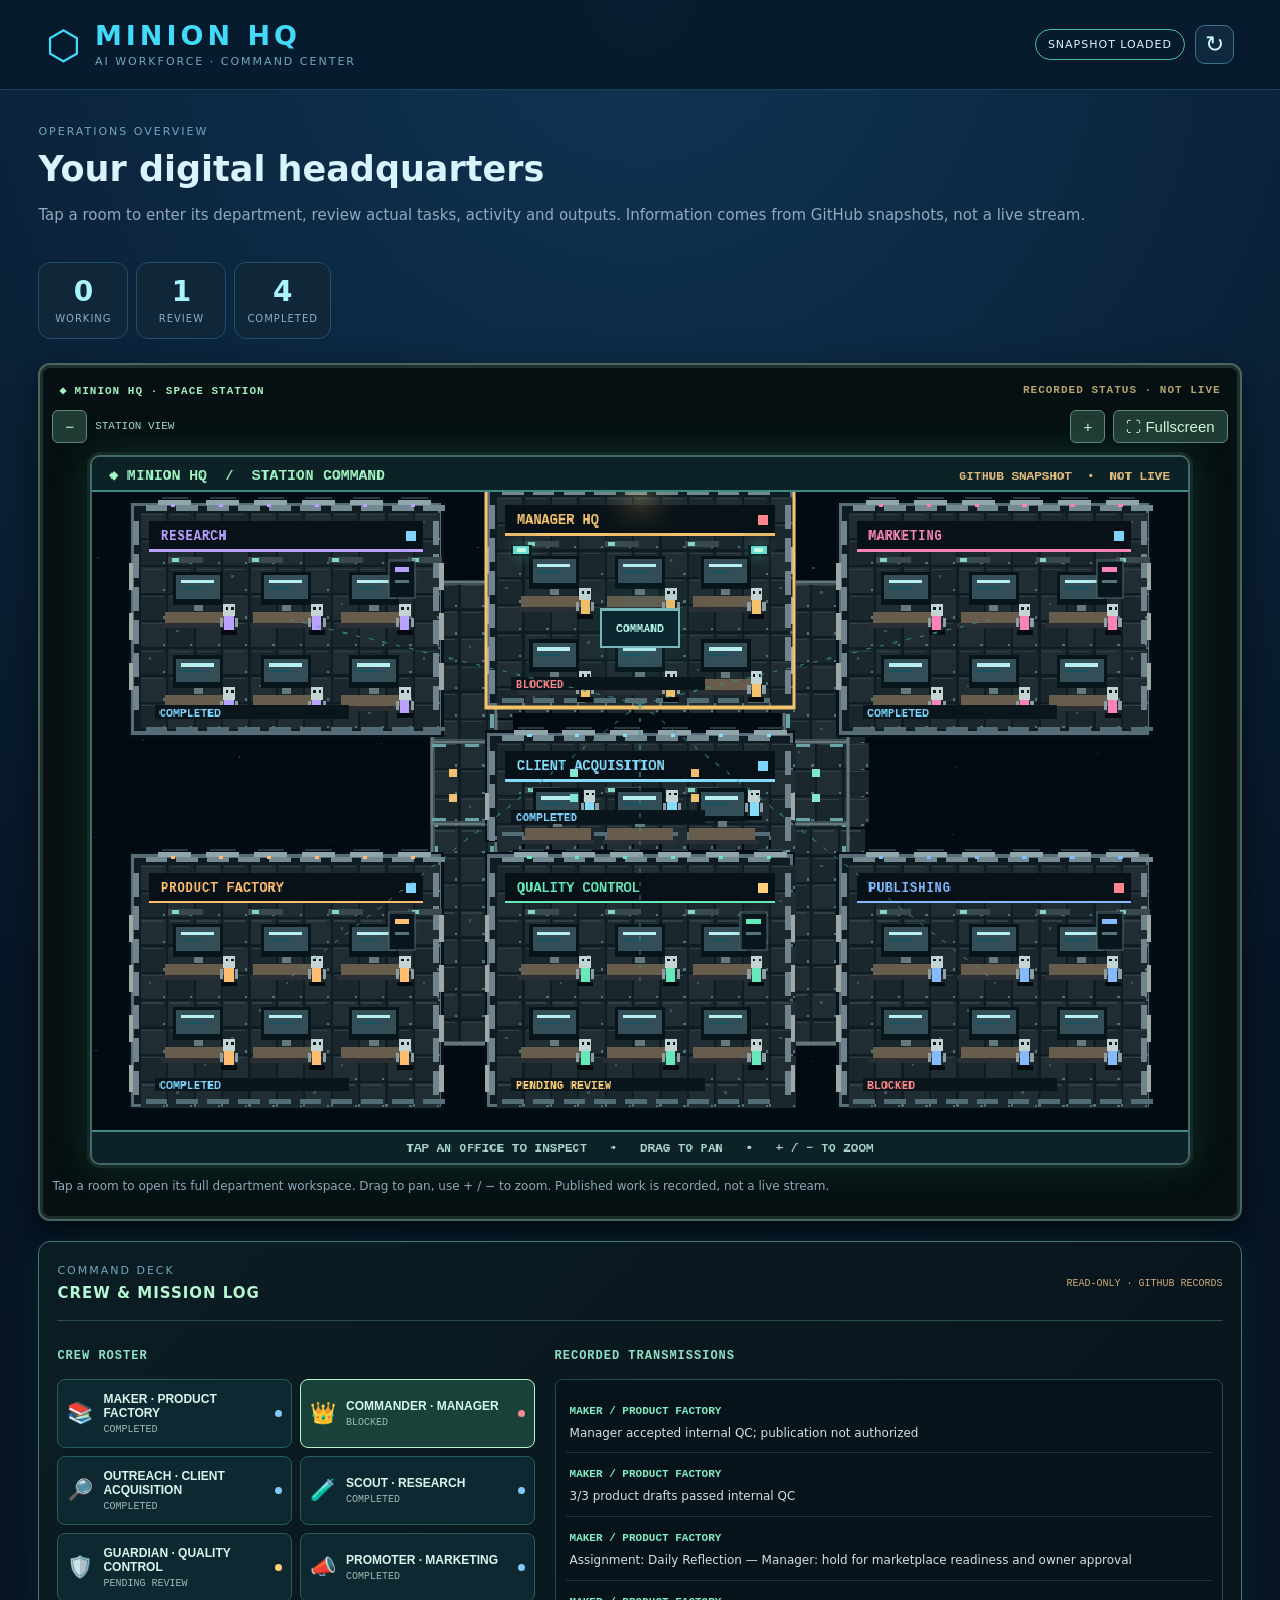
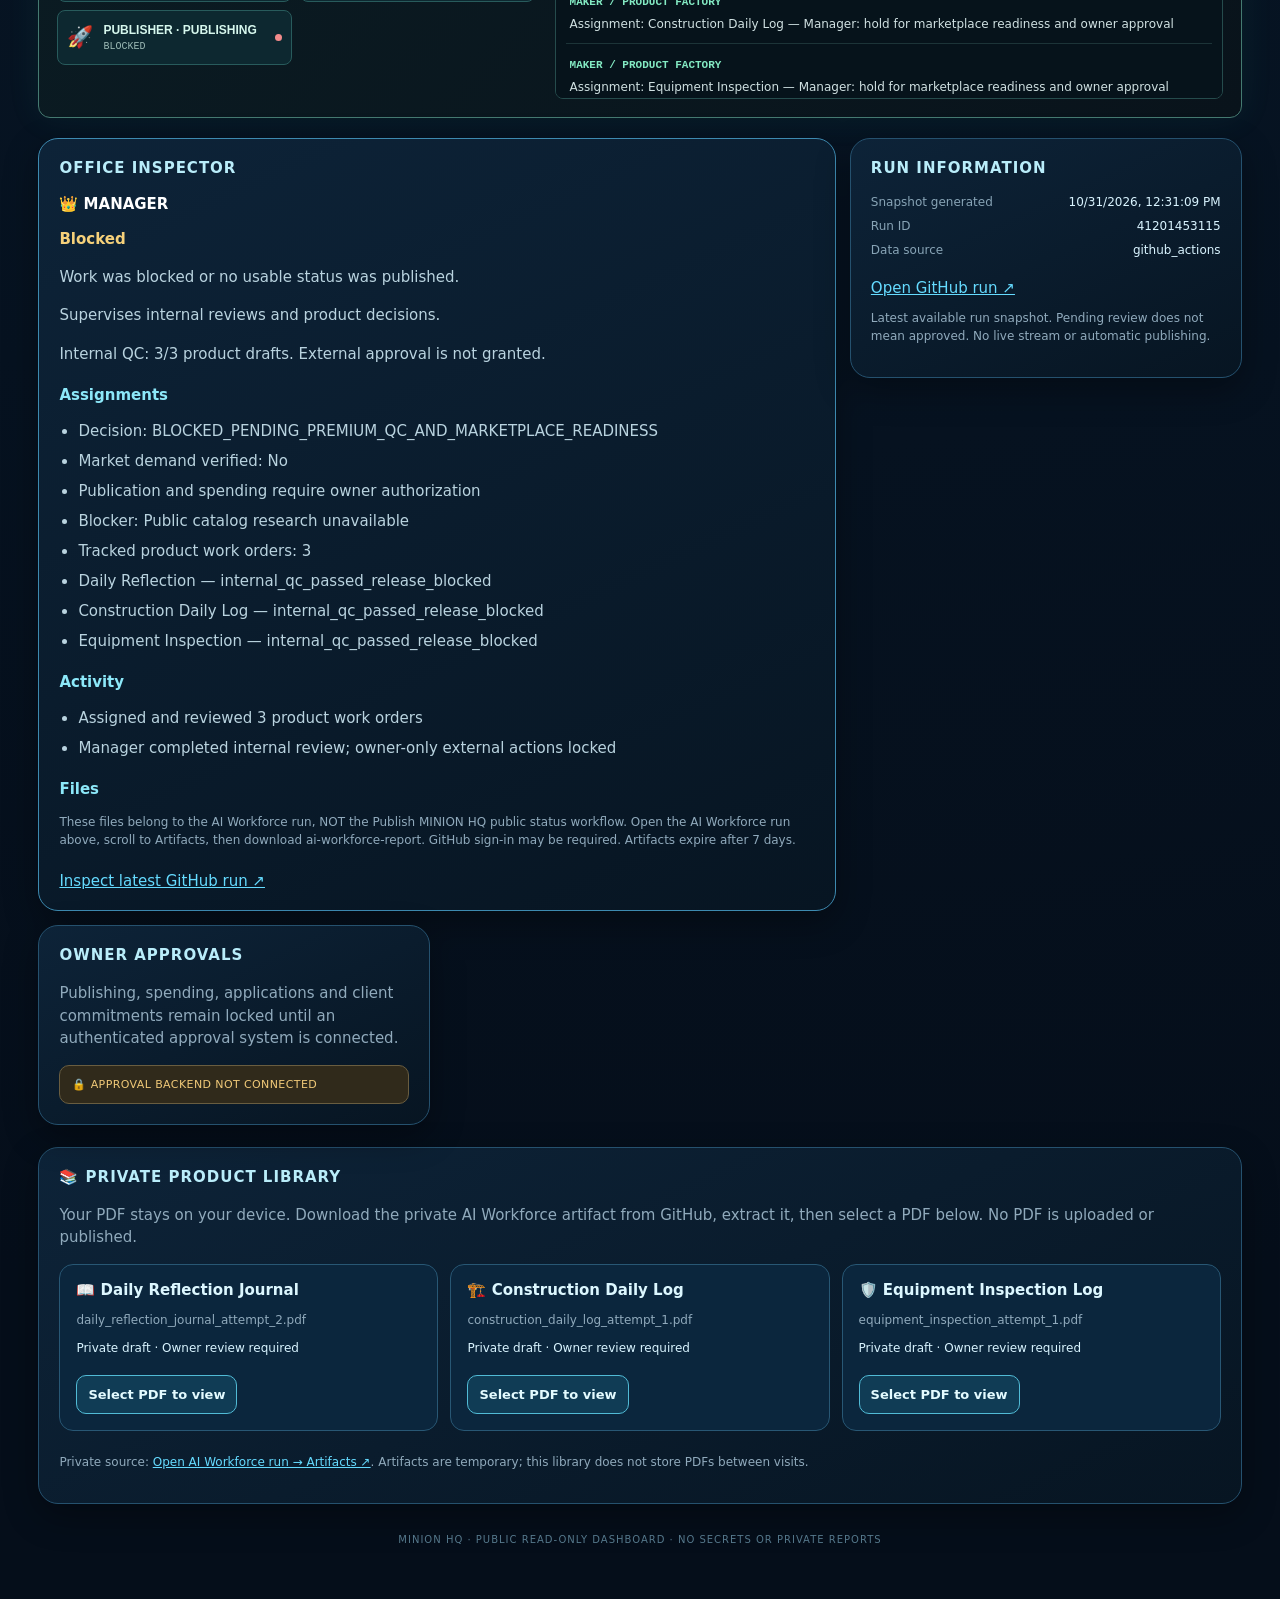
<file: index.html>
<!doctype html><html lang="en"><head><meta charset="utf-8"><meta name="viewport" content="width=device-width,initial-scale=1"><meta name="theme-color" content="#071423"><title>MINION HQ · Command Center</title><link rel="stylesheet" href="style.css?v=20261022-workspaces1"></head><body>
<header><div class="brand"><span class="mark">⬡</span><div><h1>MINION HQ</h1><small>AI WORKFORCE · COMMAND CENTER</small></div></div><div class="topright"><span id="connection" class="pill">CONNECTING</span><button id="refresh" aria-label="Refresh status">↻</button></div></header>
<main><section class="hero"><div><p class="eyebrow">OPERATIONS OVERVIEW</p><h2>Your digital headquarters</h2><p class="muted">Tap a room to enter its department, review actual tasks, activity and outputs. Information comes from GitHub snapshots, not a live stream.</p></div><div class="metrics"><div><strong id="active">0</strong><span>WORKING</span></div><div><strong id="review">0</strong><span>REVIEW</span></div><div><strong id="done">0</strong><span>COMPLETED</span></div></div></section>
<section id="station" class="starstation" aria-label="Interactive space station departments"><div class="stationtop"><strong>◈ MINION HQ · SPACE STATION</strong><span>RECORDED STATUS · NOT LIVE</span></div><div class="game-controls"><button type="button" id="zoom-out" aria-label="Zoom out">−</button><span>STATION VIEW</span><button type="button" id="zoom-in" aria-label="Zoom in">+</button><button type="button" id="station-fullscreen">⛶ Fullscreen</button></div><div class="game-viewport"><canvas id="station-canvas" width="960" height="620" aria-label="Interactive pixel-art space station with Manager headquarters and AI crew"></canvas></div><p class="muted small">Tap a room to open its full department workspace. Drag to pan, use + / − to zoom. Published work is recorded, not a live stream.</p></section><section class="command-deck" aria-label="Crew and communications"><div class="command-head"><div><span class="eyebrow">COMMAND DECK</span><h3>CREW & MISSION LOG</h3></div><span class="snapshot-label">READ-ONLY · GITHUB RECORDS</span></div><div class="command-grid"><div><h4>CREW ROSTER</h4><div id="crew-roster" class="crew-roster"></div></div><div><h4>RECORDED TRANSMISSIONS</h4><div id="comms-log" class="comms-log" aria-live="polite"></div></div></div></section><div class="layout"><section class="station" aria-label="Animated department headquarters"><div class="stationhead"><span>◈ HQ FLOOR PLAN · TAP AN OFFICE</span><span class="pulse"><i></i> STATUS-DRIVEN</span></div><div id="rooms" class="rooms"></div><div class="legend"><span><b class="dot working"></b> Working</span><span><b class="dot pending_review"></b> Review</span><span><b class="dot completed"></b> Completed</span><span><b class="dot blocked"></b> Blocked / unknown</span></div></section>
<aside class="side"><section class="panel office-panel"><h3>OFFICE INSPECTOR</h3><div id="detail" class="detail"><p>Select a department to inspect its recorded status.</p></div></section><section class="panel"><h3>RUN INFORMATION</h3><dl><dt>Snapshot generated</dt><dd id="updated">—</dd><dt>Run ID</dt><dd id="runid">—</dd><dt>Data source</dt><dd id="source">—</dd></dl><a id="runlink" class="runlink" hidden target="_blank" rel="noopener noreferrer">Open GitHub run ↗</a><p id="note" class="muted small">Waiting for published status…</p></section><section class="panel"><h3>OWNER APPROVALS</h3><p class="muted">Publishing, spending, applications and client commitments remain locked until an authenticated approval system is connected.</p><div class="locked">🔒 APPROVAL BACKEND NOT CONNECTED</div></section></aside></div>
<section class="library panel" id="product-library" aria-label="Private Product Library"><h3>📚 PRIVATE PRODUCT LIBRARY</h3><p class="muted">Your PDF stays on your device. Download the private AI Workforce artifact from GitHub, extract it, then select a PDF below. No PDF is uploaded or published.</p><div id="product-cards" class="product-cards"></div><div id="pdf-viewer" class="pdf-viewer" hidden><div class="viewer-head"><strong id="pdf-title">PDF Preview</strong><button id="close-pdf" type="button">Close preview</button></div><p class="muted small">Local preview only. If your browser cannot display the PDF below, use Open PDF in a new tab.</p><a id="open-pdf" target="_blank" rel="noopener" class="runlink">Open PDF in a new tab ↗</a><iframe id="pdf-frame" title="Private local PDF preview"></iframe></div><p class="muted small">Private source: <a class="runlink" id="library-run" href="https://github.com/espinoza956ee-bot/My-jobs-/actions" target="_blank" rel="noopener noreferrer">Open AI Workforce run → Artifacts ↗</a>. Artifacts are temporary; this library does not store PDFs between visits.</p></section>
<footer>MINION HQ · PUBLIC READ-ONLY DASHBOARD · NO SECRETS OR PRIVATE REPORTS</footer></main><script src="station.js?v=20261022-workspaces1" defer></script><script src="app.js?v=20261022-workspaces1" defer></script></body></html>
</file>
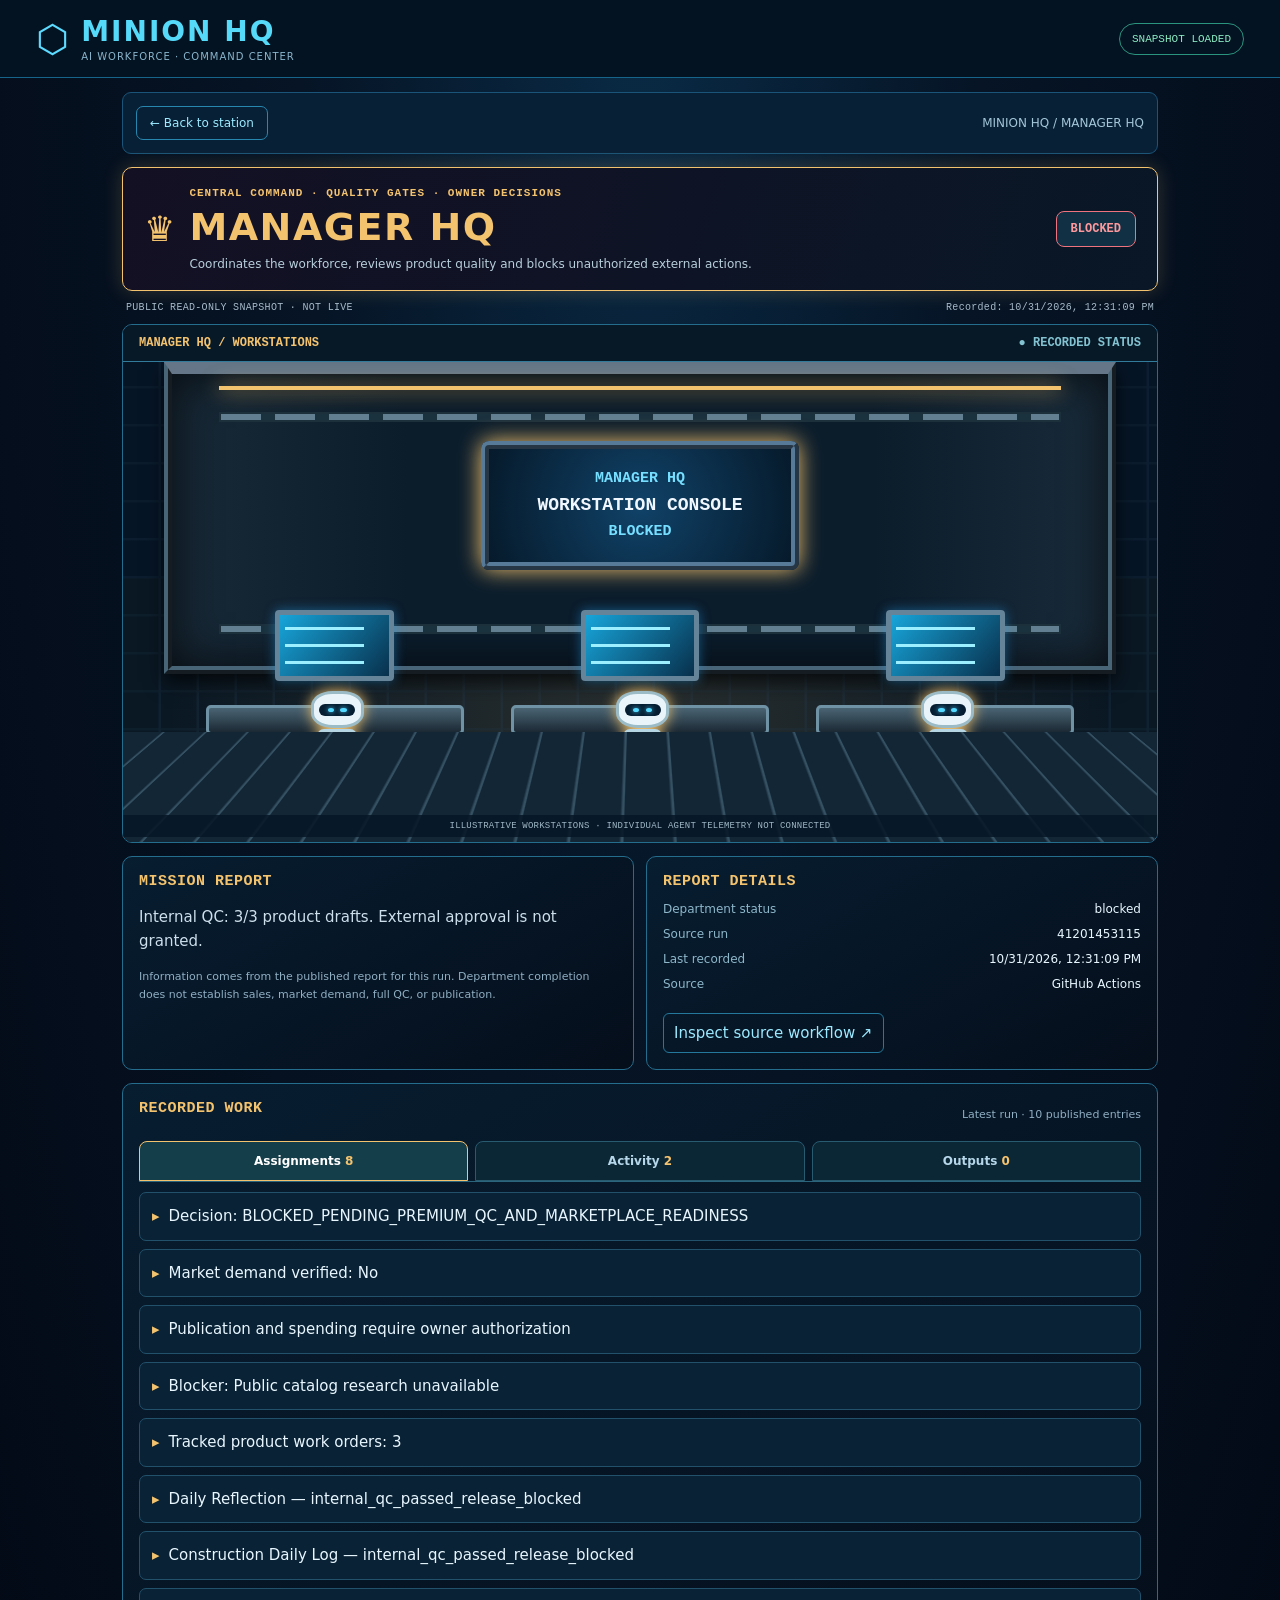
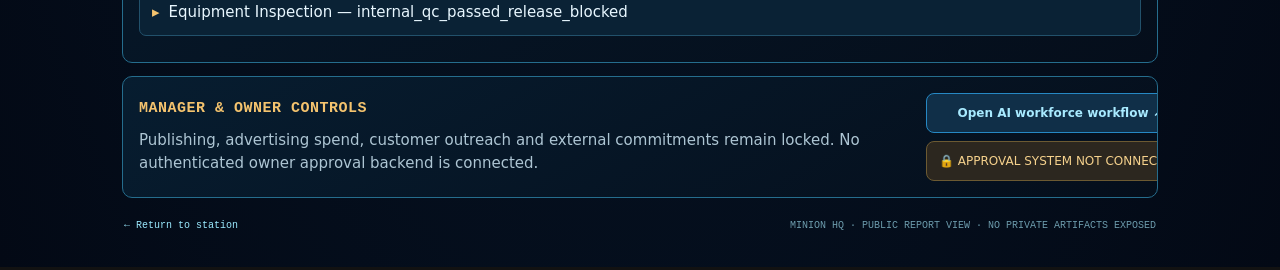
<file: department.html>
<!doctype html>
<html lang="en">
<head>
<meta charset="utf-8"><meta name="viewport" content="width=device-width, initial-scale=1">
<meta name="theme-color" content="#06121f">
<title>MINION HQ — Department</title>
<link rel="stylesheet" href="./department.css?v=20261022a">
<script src="./department.js?v=20261022a" defer></script>
</head>
<body>
<header class="topbar">
 <a class="brand" href="./index.html#station" aria-label="Back to MINION HQ"><span class="brand-symbol">⬡</span><span><strong>MINION HQ</strong><small>AI WORKFORCE · COMMAND CENTER</small></span></a>
 <span id="data-indicator" class="sync-indicator">LOADING RECORDS</span>
</header>
<main id="app">
 <nav class="breadcrumb" aria-label="Breadcrumb"><a href="./index.html#station">← Back to station</a><span>MINION HQ / <span id="crumb">DEPARTMENT</span></span></nav>
 <section class="intro" aria-labelledby="dept-name">
  <div class="intro-title"><span id="dept-icon" class="dept-icon" aria-hidden="true">◈</span><div><p id="dept-subtitle" class="kicker">DEPARTMENT OPERATIONS</p><h1 id="dept-name">Loading department…</h1><p id="dept-mission" class="mission"></p></div></div>
  <div id="status-badge" class="status" role="status">UNKNOWN</div>
 </section>
 <div class="stamp"><span>PUBLIC READ-ONLY SNAPSHOT · NOT LIVE</span><span>Recorded: <time id="updated-at">—</time></span></div>
 <section class="office-view" aria-label="Department workstation interior">
  <div class="office-heading"><span id="scene-title">DEPARTMENT OPERATIONS</span><span class="signal">● RECORDED STATUS</span></div>
  <div class="interior" id="interior">
   <div class="rear-wall"><div class="wall-pipe"></div><div class="wall-lights"></div><div class="main-monitor"><span id="main-monitor-label">MINION HQ</span><b>WORKSTATION CONSOLE</b><span id="main-monitor-status">REPORT LOADING</span></div><div class="wall-pipe lower"></div></div>
   <div class="desks">
    <div class="desk-unit"><div class="desk-monitor"><i></i><i></i><i></i></div><div class="desk-top"></div><div class="bot bot-one"><div class="bot-head"><span class="bot-eyes"></span></div><div class="bot-body"></div><div class="bot-feet"></div></div></div>
    <div class="desk-unit"><div class="desk-monitor"><i></i><i></i><i></i></div><div class="desk-top"></div><div class="bot bot-two"><div class="bot-head"><span class="bot-eyes"></span></div><div class="bot-body"></div><div class="bot-feet"></div></div></div>
    <div class="desk-unit"><div class="desk-monitor"><i></i><i></i><i></i></div><div class="desk-top"></div><div class="bot bot-three"><div class="bot-head"><span class="bot-eyes"></span></div><div class="bot-body"></div><div class="bot-feet"></div></div></div>
   </div>
   <div class="floor-grid"></div>
   <div class="scene-foot">ILLUSTRATIVE WORKSTATIONS · INDIVIDUAL AGENT TELEMETRY NOT CONNECTED</div>
  </div>
 </section>
 <section class="overview-grid" aria-label="Department summary">
  <div class="module"><h2>MISSION REPORT</h2><p id="summary">Loading published report…</p><p class="micro" id="report-caution"></p></div>
  <div class="module"><h2>REPORT DETAILS</h2><dl><dt>Department status</dt><dd id="status-detail">—</dd><dt>Source run</dt><dd id="run-id">—</dd><dt>Last recorded</dt><dd id="run-time">—</dd><dt>Source</dt><dd>GitHub Actions</dd></dl><a id="run-link" class="source-link" hidden target="_blank" rel="noopener noreferrer">Inspect source workflow ↗</a></div>
 </section>
 <section class="tabs-module" aria-labelledby="records-heading">
  <div class="records-top"><h2 id="records-heading">RECORDED WORK</h2><span id="records-count" class="micro"></span></div>
  <div class="tabs" role="tablist" aria-label="Department information">
   <button role="tab" aria-selected="true" aria-controls="tasks-panel" id="tasks-tab" data-tab="tasks">Assignments <span id="tasks-count">0</span></button>
   <button role="tab" aria-selected="false" aria-controls="activity-panel" id="activity-tab" data-tab="activity">Activity <span id="activity-count">0</span></button>
   <button role="tab" aria-selected="false" aria-controls="files-panel" id="files-tab" data-tab="files">Outputs <span id="files-count">0</span></button>
  </div>
  <div id="tasks-panel" class="tab-panel" role="tabpanel" aria-labelledby="tasks-tab"><ol id="tasks" class="records"></ol></div>
  <div id="activity-panel" class="tab-panel" role="tabpanel" aria-labelledby="activity-tab" hidden><ol id="activity" class="records timeline"></ol></div>
  <div id="files-panel" class="tab-panel" role="tabpanel" aria-labelledby="files-tab" hidden><div id="files" class="records"></div></div>
 </section>
 <section class="control-module"><div><h2>MANAGER & OWNER CONTROLS</h2><p id="safety-note">External publishing, advertising spend, applications and commitments remain locked without owner authorization.</p></div><div class="control-actions"><a id="workflow-control" class="workflow-link" href="https://github.com/espinoza956ee-bot/My-jobs-/actions/workflows/agents.yml" target="_blank" rel="noopener noreferrer" hidden>Open AI workforce workflow ↗</a><div class="lock-icon">🔒 <span>APPROVAL SYSTEM NOT CONNECTED</span></div></div></section>
 <footer><a href="./index.html#station">← Return to station</a><span>MINION HQ · PUBLIC REPORT VIEW · NO PRIVATE ARTIFACTS EXPOSED</span></footer>
</main>
</body>
</html>
</file>
<file: style.css>
:root{color-scheme:dark;--bg:#050e1a;--panel:#0b1b2c;--line:#20435c;--text:#d9f4ff;--muted:#90aabc;--cyan:#43dafa}*{box-sizing:border-box}body{margin:0;background:radial-gradient(circle at 50% 0%,#103454 0%,#071626 36%,var(--bg) 90%);font:15px system-ui,-apple-system,Segoe UI,sans-serif;color:var(--text)}header{display:flex;align-items:center;justify-content:space-between;gap:12px;padding:20px clamp(16px,4vw,46px);border-bottom:1px solid #17415b;background:#071a2de8}.brand{display:flex;align-items:center;gap:14px}.mark{font-size:40px;color:var(--cyan)}h1{margin:0;font-size:27px;letter-spacing:4px;color:var(--cyan)}small,.eyebrow{font-size:11px;letter-spacing:2px;color:#73a6bd}.topright{display:flex;align-items:center;gap:10px}.pill{border:1px solid #53738c;border-radius:30px;padding:8px 12px;font-size:11px;letter-spacing:1px}button{cursor:pointer}#refresh{border:1px solid #3d728a;border-radius:10px;background:#10283e;color:#c8f6ff;font-size:23px;width:39px;height:39px}main{max-width:1480px;margin:auto;padding:24px clamp(12px,3vw,42px)}.hero{display:flex;justify-content:space-between;align-items:center;gap:20px;flex-wrap:wrap;margin-bottom:24px}h2{font-size:clamp(22px,3vw,35px);margin:4px 0}.muted{color:var(--muted);line-height:1.5}.metrics{display:flex;gap:8px}.metrics>div{background:#10273a;border:1px solid #214e69;border-radius:12px;min-width:90px;text-align:center;padding:12px}.metrics strong{display:block;font-size:28px;color:#a9f4ff}.metrics span{font-size:10px;letter-spacing:1px;color:#8caebf}.layout{display:grid;grid-template-columns:minmax(0,2fr) minmax(270px,1fr);gap:18px}.station,.panel{background:linear-gradient(155deg,#0d2338,#071522);border:1px solid #25516e;border-radius:20px;box-shadow:0 12px 35px #0005}.station{padding:18px;min-height:550px}.stationhead{display:flex;justify-content:space-between;gap:12px;font-size:12px;letter-spacing:1.5px;color:#90d8ec;padding:4px 4px 18px}.pulse{color:#7ce6ca}.pulse i{display:inline-block;width:7px;height:7px;background:#48e2ae;border-radius:50%;box-shadow:0 0 12px #48e2ae;margin-right:5px}.rooms{display:grid;grid-template-columns:repeat(2,minmax(0,1fr));gap:15px}.room{position:relative;isolation:isolate;min-height:190px;overflow:hidden;text-align:left;padding:15px;border:1px solid var(--accent);border-radius:16px;background:linear-gradient(145deg,#15334a 0%,#0b1b2c 65%);color:var(--text);box-shadow:inset 0 0 20px #071421,0 0 8px color-mix(in srgb,var(--accent) 25%,transparent);transition:transform .15s,border-width .15s}.room:focus-visible{outline:3px solid white;outline-offset:3px}.room.selected{border-width:3px;transform:translateY(-2px)}.room:before{content:"";position:absolute;inset:30% 8% 10%;border:1px solid #2b566d70;transform:skewY(-10deg);border-radius:12px;z-index:-1}.roomtitle{font-weight:800;font-size:clamp(12px,1.8vw,16px);letter-spacing:.5px}.roomstate{font-size:12px;margin-top:8px;color:#b7d5e0;text-transform:capitalize}.scene{position:absolute;left:0;right:0;bottom:9px;height:85px;display:flex;justify-content:center;align-items:end}.desk{width:96px;height:30px;background:linear-gradient(#27617d,#102e48);border:1px solid #50a9c4;border-radius:6px;transform:perspective(100px) rotateX(20deg);box-shadow:0 8px 0 #0a2032}.screen{position:absolute;bottom:36px;width:53px;height:42px;border:5px solid #1e4c6c;border-radius:6px;background:repeating-linear-gradient(0deg,#0b3954 0 4px,#0e5674 4px 6px);box-shadow:0 0 16px #2cc5e866}.worker{position:absolute;bottom:28px;left:calc(50% + 42px);font-size:33px;filter:drop-shadow(0 0 8px var(--accent));transform-origin:bottom center}.room[data-state="working"] .worker{animation:work .8s ease-in-out infinite alternate}.room[data-state="completed"] .worker{animation:celebrate 2s ease-in-out infinite}.room[data-state="pending_review"] .worker{animation:wait 2s ease-in-out infinite}.room[data-state="failed"] .screen,.room[data-state="blocked"] .screen{background:#4c2537;box-shadow:0 0 10px #a44c55}.room[data-state="idle"] .worker,.room[data-state="blocked"] .worker{opacity:.55;filter:grayscale(.6)}@keyframes work{to{transform:rotate(-15deg) translateY(-5px)}}@keyframes celebrate{50%{transform:translateY(-13px) rotate(12deg)}}@keyframes wait{50%{transform:rotate(8deg)}}.legend{display:flex;flex-wrap:wrap;gap:12px;margin:20px 4px 3px;font-size:11px;color:#9cb6c7}.dot{display:inline-block;width:9px;height:9px;border-radius:50%;background:#7e91a1;margin-right:4px}.dot.working{background:#3ad9ff}.dot.pending_review{background:#ffc65b}.dot.completed{background:#5de4a6}.dot.blocked{background:#ff7e8d}.side{display:flex;flex-direction:column;gap:18px}.panel{padding:20px}h3{margin:0 0 18px;font-size:15px;letter-spacing:1px;color:#b9edfa}.detail{min-height:90px;color:#b9d3df}.detail strong{color:white}.detail .state{font-weight:700;text-transform:capitalize;color:#f6d17a}.detail p{line-height:1.55}.detail h4{margin:20px 0 8px;color:#8ce8f9}.detail ul{padding-left:19px;line-height:1.6}.detail li{margin:6px 0}.office-panel{border-color:#3d8ab0}dl{display:grid;grid-template-columns:1fr 1fr;gap:10px;font-size:12px}dt{color:#88a4b6}dd{margin:0;overflow-wrap:anywhere;text-align:right}.runlink{display:inline-block;margin-top:10px;color:#65dbff}.small{font-size:12px}.locked{border:1px solid #695d40;background:#302a1b;color:#f0c978;border-radius:10px;padding:12px;font-size:11px;letter-spacing:.4px}footer{text-align:center;color:#55788b;padding:30px 0;font-size:10px;letter-spacing:1px}@media(max-width:850px){.layout{grid-template-columns:1fr}.station{min-height:auto}.side{display:grid;grid-template-columns:repeat(2,minmax(0,1fr))}.side .panel:first-child{grid-column:1/-1}}@media(max-width:520px){h1{font-size:21px;letter-spacing:2px}.brand small{font-size:9px}.metrics{width:100%}.metrics>div{flex:1;min-width:0}.room{min-height:165px;padding:11px}.roomtitle{font-size:12px}.rooms{gap:10px}.side{display:flex}.station{padding:11px}.stationhead{font-size:10px}.scene{transform:scale(.8);transform-origin:bottom center}}

/* Private product library */
.library{margin-top:22px}.product-cards{display:grid;grid-template-columns:repeat(3,minmax(0,1fr));gap:12px}.product-card{border:1px solid #285774;background:#0b263d;border-radius:14px;padding:16px;min-width:0;overflow-wrap:anywhere}.product-card strong{display:block;color:#dcf7ff}.file-select{display:inline-flex;align-items:center;justify-content:center;border:1px solid #51bbd6;background:#103c55;color:#e3fbff;border-radius:10px;padding:11px;margin-top:8px;cursor:pointer;font-size:13px;font-weight:700}.file-select:focus-within{outline:2px solid #fff}.file-select input{position:absolute;width:1px;height:1px;opacity:0}.pdf-viewer{margin-top:18px;padding:14px;border:1px solid #448ba7;border-radius:14px;background:#081a2a}.pdf-viewer[hidden]{display:none}.viewer-head{display:flex;align-items:center;justify-content:space-between;gap:12px;flex-wrap:wrap}.viewer-head button{background:#163e57;color:white;border:1px solid #51bbd6;border-radius:9px;padding:10px}.pdf-viewer iframe{display:block;width:100%;height:min(75vh,800px);margin-top:14px;border:1px solid #31617c;background:#fff;border-radius:8px}@media(max-width:700px){.product-cards{grid-template-columns:1fr}.pdf-viewer iframe{height:68vh}}

/* Pixel station overview */
.starstation{background:#090f15;border:2px solid #6b7048;border-radius:12px;padding:12px;margin-bottom:20px;box-shadow:inset 0 0 0 3px #1e302e,0 12px 35px #0008}.stationtop{display:flex;justify-content:space-between;flex-wrap:wrap;gap:8px;color:#a4efbb;font:700 11px monospace;letter-spacing:1px;padding:7px}.stationtop span{color:#b5a36d}.pixelmap{position:relative;display:grid;grid-template-columns:repeat(3,minmax(0,1fr));grid-template-rows:repeat(2,minmax(160px,1fr));gap:16px;padding:17px;background:repeating-linear-gradient(0deg,#202b2b 0 17px,#34403c 18px 19px),repeating-linear-gradient(90deg,transparent 0 17px,#425047 18px 19px);border:7px ridge #697369;min-height:400px}.corridor{position:absolute;left:0;right:0;top:49%;height:18px;background:#455149;border-block:3px solid #819082;pointer-events:none}.pixelroom{position:relative;display:flex;flex-direction:column;align-items:center;justify-content:space-between;gap:8px;background:repeating-linear-gradient(90deg,#172321 0 22px,#1e302b 23px 24px);border:5px ridge #728478;box-shadow:inset 0 0 22px #000,0 3px 8px #0009;color:#c8e6d4;padding:12px 4px;cursor:pointer;min-width:0}.pixelroom b{font:700 clamp(9px,1.4vw,13px) monospace;text-align:center;color:#d8e5c8}.pixelroom .terminal{font-size:30px;color:#55f0a0;text-shadow:0 0 12px #20ff90}.pixelroom .avatar{font-size:28px;filter:drop-shadow(0 3px 2px #000)}.pixelroom small{font:10px monospace;color:#b9cfba;letter-spacing:0;text-align:center}.pixelroom[data-state="working"] .avatar{animation:pixelshift 1s steps(2,end) infinite}.pixelroom[data-state="working"]{border-color:#60dc8e}.pixelroom[data-state="blocked"],.pixelroom[data-state="failed"]{border-color:#9b6563}.pixelroom[data-state="completed"] .terminal{color:#9dd8ff}.pixelroom:focus-visible{outline:3px solid white}@keyframes pixelshift{50%{transform:translateX(7px)}}@media(max-width:620px){.pixelmap{grid-template-columns:repeat(2,minmax(0,1fr));grid-template-rows:repeat(3,150px);gap:9px;padding:9px}.pixelroom{padding:9px 2px}.pixelroom b{font-size:10px}.stationtop{font-size:9px}}

.game-viewport{width:100%;overflow:hidden;border:5px ridge #738579;background:#0c1517}.game-viewport canvas{display:block;width:100%;height:auto;image-rendering:pixelated;cursor:pointer;touch-action:manipulation}

/* Station-first interface: preserve the functional inspector without duplicating room cards. */
.layout{grid-template-columns:minmax(0,1fr)}
.layout>.station{display:none}
.layout>.side{display:grid;grid-template-columns:repeat(3,minmax(0,1fr));align-items:start}
.layout>.side .office-panel{grid-column:span 2}
.starstation{border-color:#82968a;background:#080f12}
.game-viewport{max-width:1100px;margin:auto;box-shadow:0 0 0 3px #172b26,0 0 38px #2a8e6440}
@media(max-width:850px){.layout>.side{grid-template-columns:1fr}.layout>.side .office-panel{grid-column:auto}}

#phaser-station{width:100%;max-width:1100px;margin:0 auto;image-rendering:pixelated}#phaser-station canvas{display:block;max-width:100%;height:auto;margin:auto;image-rendering:pixelated}#station-canvas[hidden],#phaser-station[hidden]{display:none}.game-controls{display:flex;gap:8px;align-items:center;justify-content:flex-end;margin:6px 0 12px;font:11px monospace;color:#a8d7bf}.game-controls button{background:#203b34;border:1px solid #618978;color:#d4f3dd;border-radius:6px;padding:7px 12px;font-size:15px}.game-controls span{margin-right:auto}.game-viewport:fullscreen{display:flex;align-items:center;background:#091316}

/* True 3D viewport: WebGL fills a stable landscape scene on mobile and desktop. */
.game-viewport{height:clamp(420px,65vw,720px);position:relative;border:1px solid #316a9a;border-radius:10px;overflow:hidden;background:#070d35}
.game-viewport>canvas:not(#station-canvas){width:100%!important;height:100%!important;image-rendering:auto;touch-action:none}
.game-viewport:fullscreen{display:block;width:100vw;height:100dvh;max-width:none;border:0;border-radius:0}
@media(max-width:700px){.game-viewport{height:490px}.starstation{padding:8px}.stationtop{font-size:10px}}

/* Space-station canvas: eliminate leftover 3D viewport and unused vertical area. */
.game-viewport{height:auto!important;aspect-ratio:960/620!important;min-height:0!important;background:#050b10!important;display:block!important}
.game-viewport #station-canvas{display:block!important;width:100%!important;height:100%!important;object-fit:fill;image-rendering:pixelated;touch-action:none}
.game-viewport:fullscreen{height:100dvh!important;aspect-ratio:auto!important;display:flex!important;align-items:center!important;justify-content:center!important}
.game-viewport:fullscreen #station-canvas{width:min(100vw,154.84dvh)!important;height:auto!important;max-height:100dvh!important;object-fit:contain}

/* Mobile-first station command presentation */
@media(max-width:700px){
main{padding:14px 10px}
.hero{margin-bottom:12px}
.hero h2{font-size:22px}
.hero .muted{font-size:13px}
.starstation{margin-bottom:14px}
.game-controls{flex-wrap:wrap}
.game-controls button{min-height:42px}
.stationtop{font-size:10px;line-height:1.5}
.layout>.side{gap:12px}
.panel{padding:15px}
}
.game-viewport canvas{display:block;width:100%;height:100%;object-fit:contain;image-rendering:pixelated;touch-action:none}

/* Command deck: data-backed crew and activity, not simulated conversations */
.command-deck{margin:0 0 20px;background:linear-gradient(135deg,#0b1d24,#09131b);border:1px solid #457a71;border-radius:12px;padding:18px;box-shadow:0 0 35px #35c9a213}.command-head{display:flex;justify-content:space-between;align-items:center;gap:12px;border-bottom:1px solid #294d4a;padding-bottom:12px}.command-head h3{margin:6px 0;color:#b6f8d3}.snapshot-label{font:10px monospace;color:#c8a975}.command-grid{display:grid;grid-template-columns:1fr 1.4fr;gap:20px;margin-top:12px}.command-grid h4{font:700 12px monospace;color:#8fdfc4;letter-spacing:1px}.crew-roster{display:grid;grid-template-columns:repeat(2,minmax(0,1fr));gap:8px}.crew-item{background:#0d2830;border:1px solid #285b5c;border-radius:8px;padding:12px 9px;text-align:left;color:#d6f7ed;display:flex;align-items:center;gap:10px;min-width:0}.crew-item.selected{border-color:#b8f5cd;background:#194139}.crew-item:focus-visible{outline:2px solid #fff}.crew-avatar{font-size:21px}.crew-name{display:block;font-weight:700;font-size:12px}.crew-state{display:block;font:10px monospace;color:#9bb9b4;margin-top:4px;text-transform:uppercase}.crew-light{width:7px;height:7px;border-radius:50%;margin-left:auto;flex:none}.comms-log{max-height:320px;overflow:auto;border:1px solid #254b4c;border-radius:8px;background:#06131b;padding:10px}.comms-entry{border-bottom:1px solid #1c3438;padding:10px 4px}.comms-entry:last-child{border:0}.comms-entry strong{font:700 11px monospace;color:#83eac3}.comms-entry p{margin:6px 0 0;color:#d0e1e2;font-size:12px;line-height:1.55}.comms-empty{font-size:12px;color:#a8b9b7;line-height:1.6}.game-viewport{border:2px solid #416b69;background:#040a0e!important}.starstation{border-color:#49675e;background:#061013}.stationtop{color:#a4edc0}.game-viewport canvas{image-rendering:pixelated}@media(max-width:700px){.command-grid{grid-template-columns:1fr}.crew-roster{grid-template-columns:repeat(2,minmax(0,1fr))}.command-deck{padding:12px}.snapshot-label{font-size:9px}.comms-log{max-height:250px}}

/* Department drill-down release: one station map rather than duplicated room grids */
.layout>.station{display:none}
.layout{display:block}
.layout>.side{display:grid;grid-template-columns:repeat(3,minmax(0,1fr));gap:14px}
.layout>.side>.panel{min-width:0}
.layout>.side>.panel.office-panel{grid-column:1/3}
.command-deck{scroll-margin-top:12px}
.starstation{scroll-margin-top:12px}
@media(max-width:850px){.layout>.side{grid-template-columns:1fr 1fr}.layout>.side>.panel.office-panel{grid-column:1/-1}}
@media(max-width:600px){
 header{padding:12px 14px}
 .hero{gap:10px;margin-bottom:12px}
 .hero .eyebrow{font-size:10px;margin:0}
 .hero h2{font-size:20px}
 .hero .muted{font-size:12px;margin:6px 0}
 .metrics>div{padding:9px}
 .metrics strong{font-size:23px}
 .starstation{padding:8px;margin-bottom:12px}
 .starstation .muted.small{font-size:11px}
 .game-controls{gap:8px}
 .layout>.side{display:flex}
 .command-head h3{font-size:14px}
 .crew-item{padding:9px 8px;min-height:60px}
}
</file>
<file: department.css>
:root{color-scheme:dark;--bg:#050b17;--panel:#071b2b;--line:#176b8b;--accent:#ff65ce;--subtle:#91b7cc;--white:#e8f7ff}*{box-sizing:border-box}body{margin:0;background:radial-gradient(ellipse at top,#092a45 0,#061425 38%,#030915 100%);color:var(--white);font:15px system-ui,Segoe UI,sans-serif}a{color:#9beaff;text-decoration:none}button{font:inherit;cursor:pointer}.topbar{padding:15px clamp(14px,4vw,36px);display:flex;align-items:center;justify-content:space-between;gap:12px;background:#041321;border-bottom:1px solid #17648b}.brand{display:flex;gap:12px;align-items:center}.brand-symbol{font-size:38px;color:#5cdaff}.brand strong{display:block;color:#56dafa;font-size:clamp(18px,4vw,28px);letter-spacing:2px}.brand small{display:block;font-size:10px;letter-spacing:1px;color:#89b6ce;margin-top:3px}.sync-indicator{color:#8cebc3;border:1px solid #2b947f;border-radius:20px;font:11px monospace;padding:9px 12px;white-space:nowrap}main{max-width:1100px;margin:auto;padding:14px clamp(12px,3vw,32px)}.breadcrumb{display:flex;justify-content:space-between;gap:10px;align-items:center;border:1px solid #1a5478;background:#082036;border-radius:9px;padding:13px;margin-bottom:13px;font-size:12px;color:#a3c6d8}.breadcrumb a{border:1px solid #2787ae;border-radius:7px;padding:9px 13px;white-space:nowrap}.intro{display:flex;gap:16px;justify-content:space-between;align-items:center;padding:19px 21px;background:linear-gradient(110deg,#141024,#091726);border:1px solid var(--accent);box-shadow:0 0 20px color-mix(in srgb,var(--accent) 20%,transparent);border-radius:10px}.intro-title{display:flex;gap:14px;align-items:center}.dept-icon{font-size:35px;color:var(--accent)}.kicker{font:700 11px monospace;letter-spacing:1px;color:var(--accent);margin:0 0 6px}.intro h1{font-size:clamp(22px,4.5vw,38px);margin:0;color:var(--accent);letter-spacing:1.5px}.mission{color:#b8cfdb;font-size:12px;margin:8px 0 0;max-width:660px}.status{border:1px solid #6e91a9;color:#d9e9f5;background:#123043;padding:10px 14px;font:700 12px monospace;border-radius:8px;white-space:nowrap}.status[data-state=completed]{border-color:#40c8a3;color:#7cf8ce}.status[data-state=blocked],.status[data-state=failed]{border-color:#ee737e;color:#ff999e}.status[data-state=pending_review]{border-color:#e8b956;color:#ffe093}.status[data-state=working]{border-color:#58dcba;color:#60ffd0}.stamp{display:flex;justify-content:space-between;gap:10px;padding:11px 4px;color:#a8bbca;font:10px monospace;letter-spacing:.3px}.office-view,.module,.tabs-module,.control-module{border:1px solid #256d8d;background:linear-gradient(150deg,#071d30,#050e1b);border-radius:10px;overflow:hidden}.office-heading{background:#071827;padding:11px 16px;border-bottom:1px solid #327b9b;display:flex;justify-content:space-between;gap:8px;font:700 12px monospace;color:var(--accent)}.signal{color:#83c3d1}.interior{height:clamp(245px,48vw,480px);position:relative;overflow:hidden;background:radial-gradient(ellipse at 50% 75%,color-mix(in srgb,var(--accent) 13%,transparent),transparent 65%),linear-gradient(#061526 0 45%,#0a1824 45%);isolation:isolate}.interior:before{content:'';position:absolute;inset:0;background:repeating-linear-gradient(90deg,transparent 0 35px,#27435a 36px 38px),repeating-linear-gradient(0deg,transparent 0 35px,#20394c 36px 38px);opacity:.22}.rear-wall{position:absolute;inset:0 4% 35%;border:8px ridge #486477;border-top:12px solid #647687;box-shadow:inset 0 0 45px #000b,0 8px 18px #000b;background:linear-gradient(90deg,#182937,#0b1c2b 25% 75%,#192b3a)}.wall-pipe{position:absolute;left:5%;right:5%;height:10px;top:13%;background:repeating-linear-gradient(90deg,#617f91 0 40px,#1a313e 40px 54px);border:2px solid #1c303c}.wall-pipe.lower{top:auto;bottom:11%}.wall-lights{position:absolute;top:4%;left:5%;right:5%;height:4px;background:var(--accent);box-shadow:0 0 20px var(--accent)}.main-monitor{position:absolute;top:23%;left:33%;width:34%;height:44%;border:8px ridge #577a98;border-radius:8px;background:radial-gradient(circle,#104268,#061a2b);box-shadow:0 0 22px var(--accent);display:flex;flex-direction:column;align-items:center;justify-content:center;gap:8px;text-align:center;padding:5px}.main-monitor span{font:700 clamp(9px,1.5vw,15px) monospace;color:#76dfff}.main-monitor b{font:700 clamp(10px,2vw,18px) monospace;color:#f1f7ff}.desks{position:absolute;left:7%;right:7%;bottom:13%;display:flex;justify-content:space-around;gap:3%;align-items:end}.desk-unit{position:relative;width:29%;height:clamp(92px,16vw,170px)}.desk-top{height:18%;position:absolute;bottom:26%;width:100%;background:linear-gradient(#4a6473,#1b2934);border:3px solid #6f92a4;border-radius:5px;box-shadow:0 9px 1px #121923}.desk-monitor{position:absolute;top:0;left:27%;width:46%;height:42%;border:5px solid #658399;border-radius:4px;background:linear-gradient(130deg,#17a5da,#08304c);box-shadow:0 0 12px #27a6f870;display:flex;flex-direction:column;justify-content:space-around;padding:5px}.desk-monitor i{width:80%;height:3px;background:#9cefff}.bot{position:absolute;bottom:0;left:40%;width:22%;height:52%;filter:drop-shadow(0 0 7px var(--accent))}.bot-head{position:absolute;top:0;left:3%;width:94%;height:42%;border-radius:40%;border:3px solid #9bbbc6;background:#e9f3fa}.bot-eyes{display:block;background:#061d31;border-radius:6px;position:absolute;top:31%;left:12%;width:76%;height:38%}.bot-eyes:before,.bot-eyes:after{content:'';position:absolute;top:33%;width:17%;height:36%;background:#54d9ff;border-radius:50%;box-shadow:0 0 5px #4bcfff}.bot-eyes:before{left:24%}.bot-eyes:after{right:24%}.bot-body{position:absolute;top:43%;left:15%;width:70%;height:40%;border-radius:7px;background:linear-gradient(#b2d7ea,var(--accent))}.bot-feet{position:absolute;bottom:0;left:18%;width:64%;height:16%;border-bottom:8px solid #b8dce9}.floor-grid{position:absolute;inset:77% 0 0;background:repeating-linear-gradient(90deg,#122636 0 39px,#355061 40px 42px),repeating-linear-gradient(#192737 0 35px,#446075 36px 38px);transform:perspective(180px) rotateX(24deg);transform-origin:top}.scene-foot{position:absolute;bottom:5px;left:0;right:0;text-align:center;background:#071726d9;color:#a0b8c7;padding:6px 4px;font:9px monospace;letter-spacing:.2px}.overview-grid{display:grid;grid-template-columns:1fr 1fr;gap:12px;margin-top:13px}.module,.tabs-module,.control-module{padding:16px}.module h2,.tabs-module h2,.control-module h2{margin:0 0 12px;color:var(--accent);font:700 15px monospace;letter-spacing:.5px}.module p{color:#cddfeb;line-height:1.6}.micro{color:#90afc3!important;font-size:11px}.module dl{display:grid;grid-template-columns:auto 1fr;gap:11px;font-size:12px}.module dt{color:#8eb7ca}.module dd{margin:0;text-align:right;overflow-wrap:anywhere}.source-link{display:inline-block;margin-top:10px;border:1px solid #23789c;padding:10px;border-radius:6px}.tabs-module{margin-top:13px}.records-top{display:flex;justify-content:space-between;align-items:center}.tabs{display:flex;gap:7px;border-bottom:1px solid #2b657d;margin:12px 0 0}.tabs button{flex:1;border:1px solid #285b70;background:#0b2635;color:#b6d7e9;padding:12px 5px;border-radius:8px 8px 0 0;font-weight:600;font-size:12px}.tabs button[aria-selected=true]{border-color:var(--accent);color:#fff;background:#153e4b}.tabs button span{color:var(--accent)}.tab-panel[hidden]{display:none}.records{padding:10px 0;margin:0;list-style:none;display:grid;gap:8px}.records li,.record-file{background:#0a2235;border:1px solid #22516b;padding:12px;border-radius:7px;line-height:1.5;overflow-wrap:anywhere}.records li:before{content:'▸';color:var(--accent);margin-right:9px}.record-file{margin:8px 0}.records .empty{color:#a2bdca}.records .empty:before{content:'—'}.control-module{margin-top:13px;display:flex;justify-content:space-between;align-items:center;gap:20px}.control-module p{color:#adc5d3;line-height:1.5;margin:0}.lock-icon{padding:12px;border:1px solid #6c5a32;color:#f5d18c;background:#2c271f;border-radius:8px;font-size:12px;white-space:nowrap}footer{display:flex;justify-content:space-between;gap:12px;flex-wrap:wrap;color:#6c9bac;padding:22px 2px;font:10px monospace}button:focus-visible,a:focus-visible{outline:3px solid white;outline-offset:2px}@media(max-width:680px){.brand-symbol{font-size:30px}.brand small{font-size:8px;letter-spacing:0}.sync-indicator{font-size:9px;padding:7px}.breadcrumb{font-size:10px}.breadcrumb span{display:none}.intro{padding:13px;align-items:flex-start}.intro h1{font-size:23px}.dept-icon{font-size:25px}.status{font-size:10px;padding:9px}.stamp{font-size:9px}.overview-grid{grid-template-columns:1fr}.module,.tabs-module,.control-module{padding:13px}.office-heading{font-size:10px}.desk-monitor{border-width:3px}.control-module{flex-direction:column;align-items:stretch}.lock-icon{text-align:center}.scene-foot{font-size:8px}}@media(prefers-reduced-motion:reduce){*{scroll-behavior:auto!important}}
.control-actions{display:grid;gap:8px;min-width:215px}.workflow-link{display:block;text-align:center;border:1px solid #2688c4;color:#a8eaff;background:#102f48;border-radius:8px;padding:12px;font-weight:600;font-size:12px}.workflow-link[hidden]{display:none}@media(max-width:680px){.control-actions{min-width:0}}
</file>
